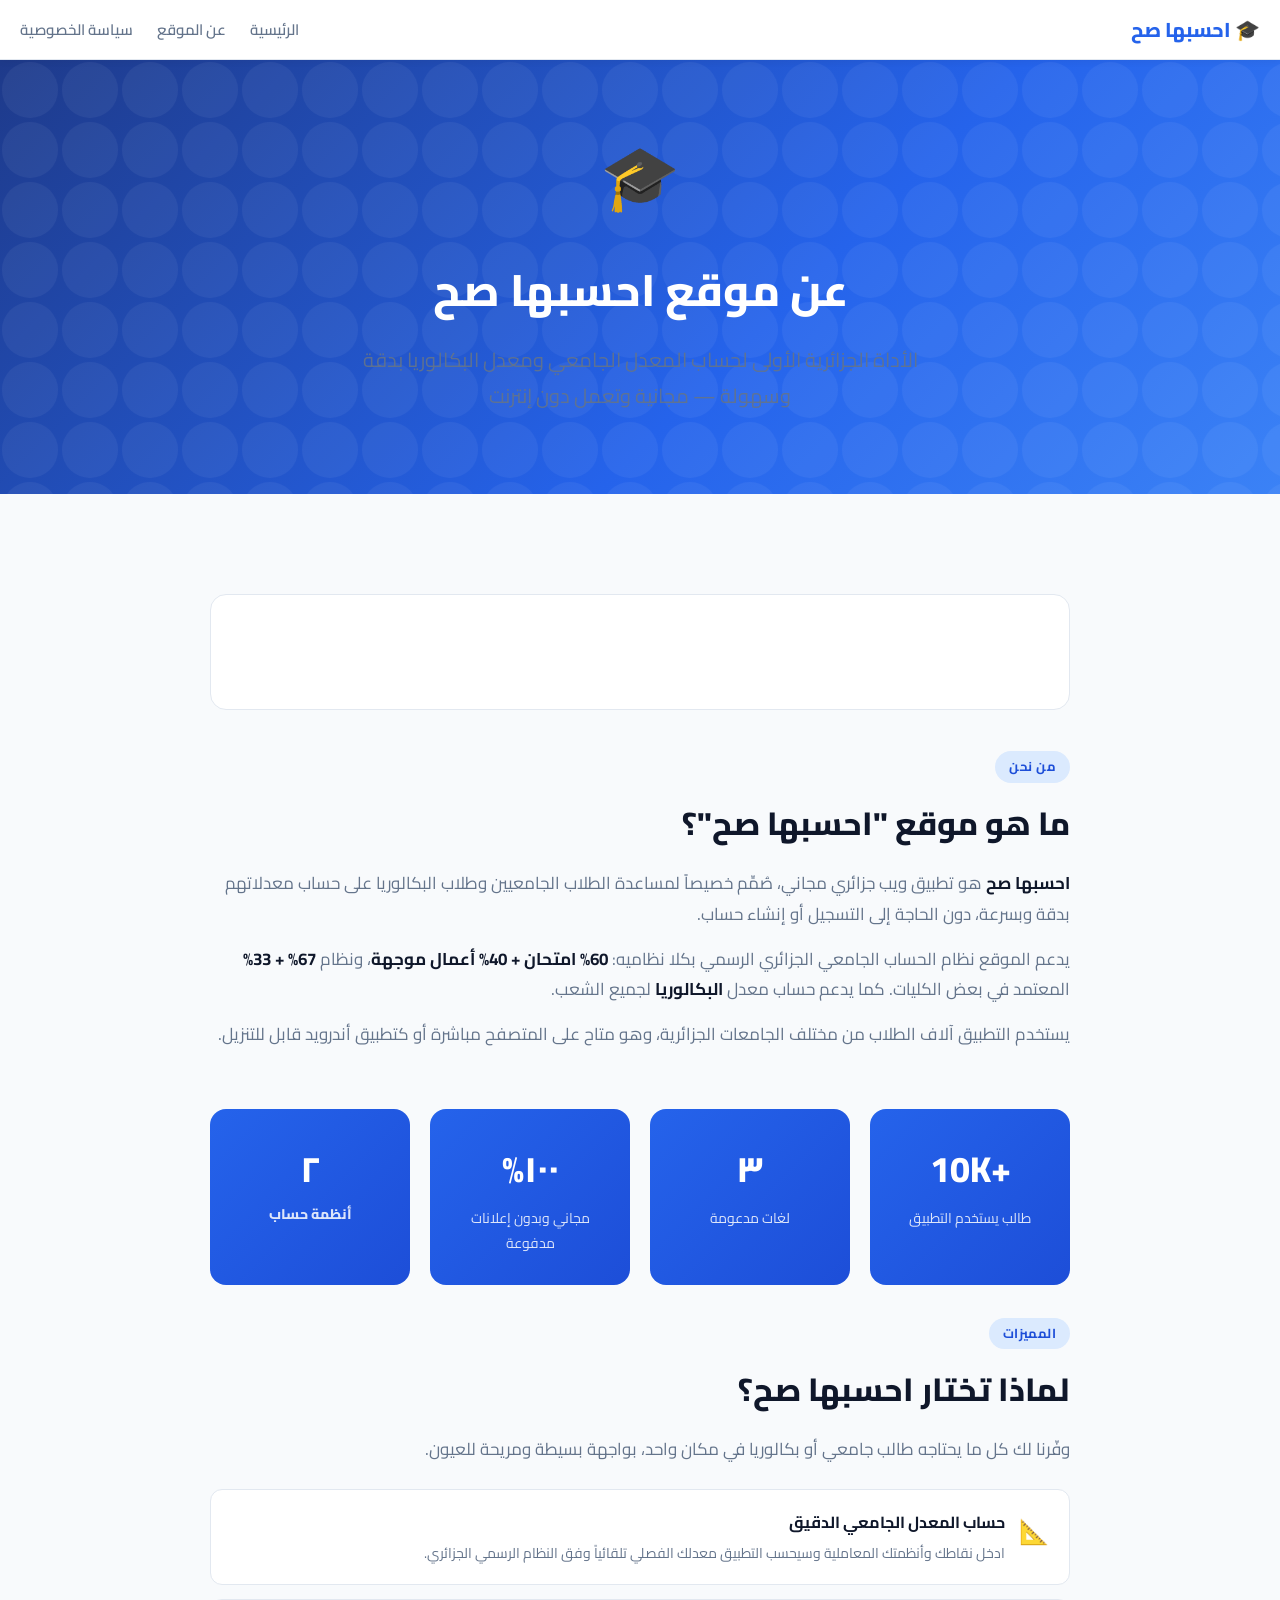
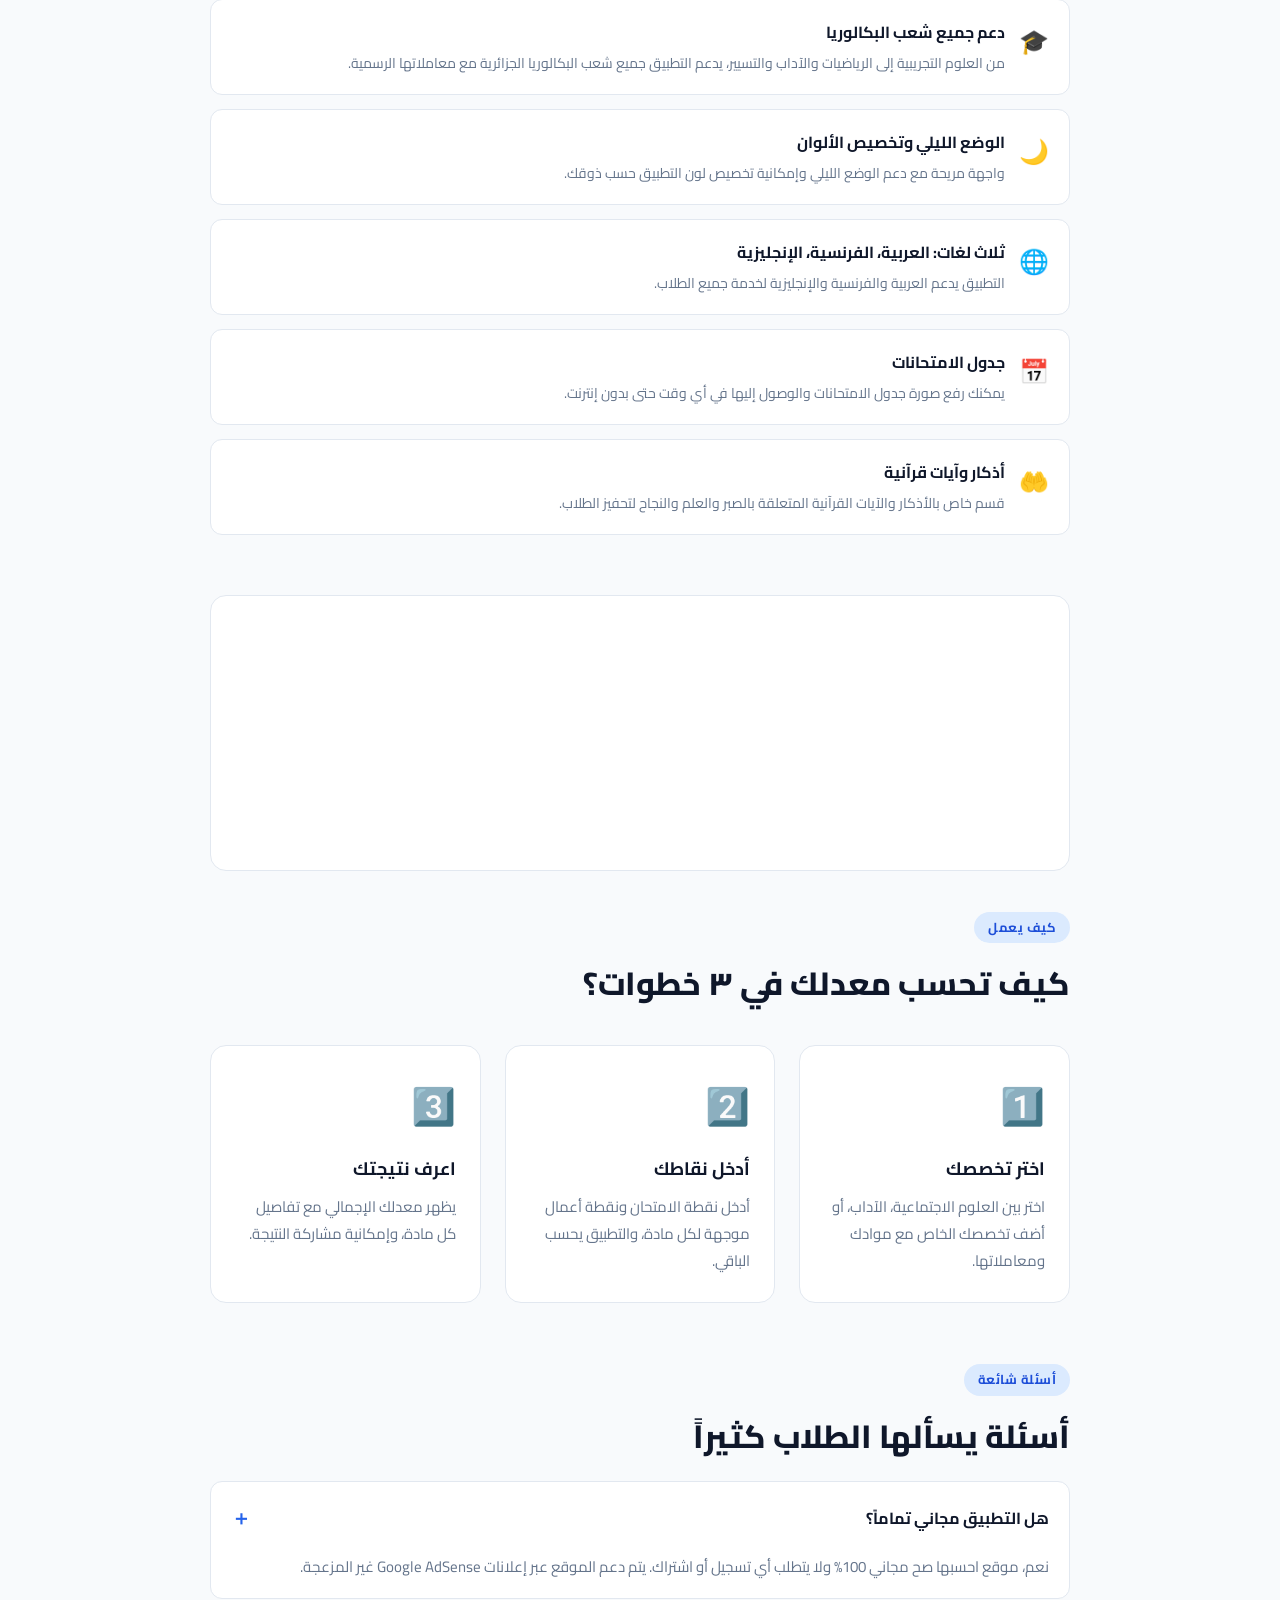
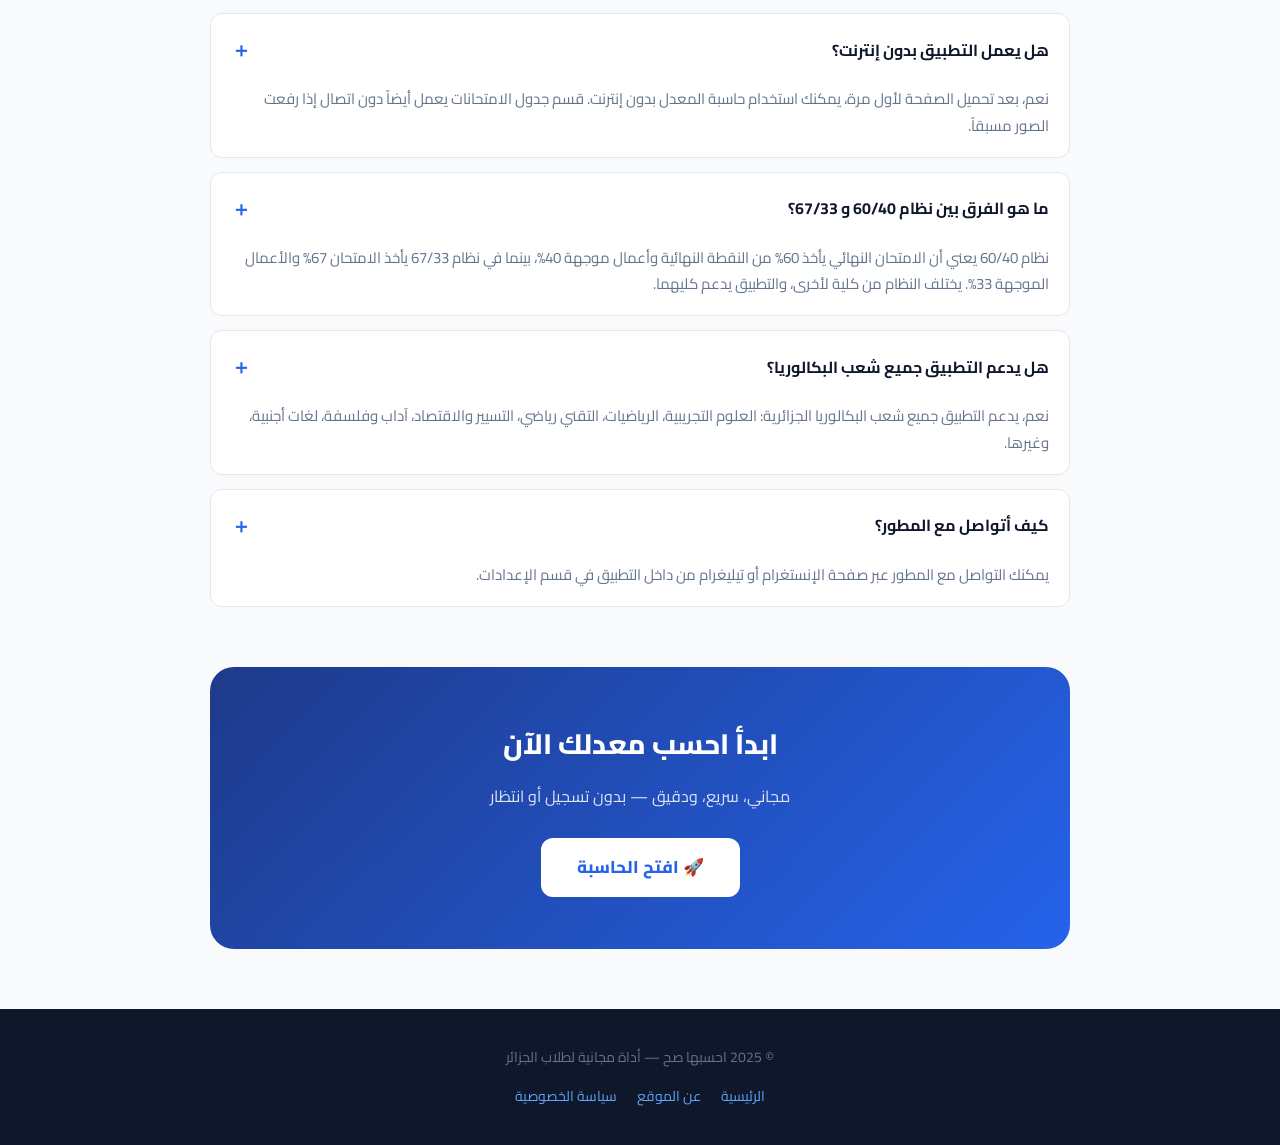
<file: about.html>
<!DOCTYPE html>
<html lang="ar" dir="rtl">
<head>
  <meta charset="UTF-8" />
  <meta name="viewport" content="width=device-width, initial-scale=1.0" />
  <title>عن موقع احسبها صح | حاسبة المعدل الجامعي والبكالوريا</title>
  <meta name="description" content="تعرف على موقع احسبها صح - الأداة الأكثر دقة وسهولة لحساب المعدل الجامعي الجزائري ومعدل البكالوريا. مجاني وبدون تسجيل." />
  <meta name="keywords" content="حاسبة المعدل الجامعي, معدل البكالوريا, حاسبة GPA, الجامعة الجزائرية, علوم اجتماعية, آداب وفلسفة" />
  <meta property="og:title" content="عن موقع احسبها صح" />
  <meta property="og:description" content="أداة مجانية لحساب المعدل الجامعي الجزائري ومعدل البكالوريا بدقة وسهولة." />
  <meta property="og:type" content="website" />
  <meta property="og:url" content="https://hichambenlatreche.github.io/about.html" />
  <meta name="google-adsense-account" content="ca-pub-5387357827783041">
  <script async src="https://pagead2.googlesyndication.com/pagead/js/adsbygoogle.js?client=ca-pub-5387357827783041" crossorigin="anonymous"></script>
  <link rel="preconnect" href="https://fonts.googleapis.com">
  <link rel="preconnect" href="https://fonts.gstatic.com" crossorigin>
  <link href="https://fonts.googleapis.com/css2?family=Cairo:wght@300;400;600;700;800&display=swap" rel="stylesheet">
  <style>
    *, *::before, *::after { box-sizing: border-box; margin: 0; padding: 0; }
    :root {
      --brand: #2563eb;
      --brand-dark: #1d4ed8;
      --bg: #f8fafc;
      --card: #ffffff;
      --text: #0f172a;
      --text-muted: #64748b;
      --border: #e2e8f0;
      --radius: 16px;
    }
    body {
      font-family: 'Cairo', Arial, Tahoma, sans-serif;
      background: var(--bg);
      color: var(--text);
      direction: rtl;
      line-height: 1.8;
      font-size: 17px;
    }
    a { color: var(--brand); text-decoration: none; }
    a:hover { text-decoration: underline; }

    /* Header */
    header {
      background: linear-gradient(135deg, #1e3a8a 0%, #2563eb 60%, #3b82f6 100%);
      color: white;
      padding: 60px 20px 80px;
      text-align: center;
      position: relative;
      overflow: hidden;
    }
    header::before {
      content: '';
      position: absolute;
      inset: 0;
      background: url("data:image/svg+xml,%3Csvg width='60' height='60' viewBox='0 0 60 60' xmlns='http://www.w3.org/2000/svg'%3E%3Cg fill='none' fill-rule='evenodd'%3E%3Cg fill='%23ffffff' fill-opacity='0.05'%3E%3Ccircle cx='30' cy='30' r='28'/%3E%3C/g%3E%3C/g%3E%3C/svg%3E");
    }
    .header-icon {
      font-size: 64px;
      margin-bottom: 16px;
      display: block;
      position: relative;
    }
    header h1 {
      font-size: clamp(28px, 5vw, 44px);
      font-weight: 800;
      margin-bottom: 12px;
      position: relative;
    }
    header p {
      font-size: clamp(15px, 2.5vw, 20px);
      opacity: 0.9;
      max-width: 600px;
      margin: 0 auto;
      position: relative;
    }

    /* Nav */
    nav {
      background: white;
      border-bottom: 1px solid var(--border);
      padding: 0 20px;
      display: flex;
      align-items: center;
      justify-content: space-between;
      height: 60px;
      position: sticky;
      top: 0;
      z-index: 100;
      box-shadow: 0 1px 8px rgba(0,0,0,0.06);
    }
    .nav-logo { font-weight: 800; color: var(--brand); font-size: 20px; }
    .nav-links { display: flex; gap: 24px; list-style: none; }
    .nav-links a { color: var(--text-muted); font-size: 15px; font-weight: 600; }
    .nav-links a:hover { color: var(--brand); text-decoration: none; }

    /* Main */
    main {
      max-width: 900px;
      margin: 0 auto;
      padding: 60px 20px;
    }

    /* Ad placeholder */
    .ad-wrapper {
      background: white;
      border: 1px solid var(--border);
      border-radius: var(--radius);
      padding: 12px;
      margin: 40px 0;
      min-height: 100px;
      display: flex;
      align-items: center;
      justify-content: center;
      overflow: hidden;
    }

    /* Section */
    section { margin-bottom: 60px; }
    .section-badge {
      display: inline-block;
      background: #dbeafe;
      color: var(--brand-dark);
      font-size: 13px;
      font-weight: 700;
      padding: 4px 14px;
      border-radius: 999px;
      margin-bottom: 12px;
      letter-spacing: 0.5px;
    }
    h2 {
      font-size: clamp(22px, 3.5vw, 32px);
      font-weight: 800;
      color: var(--text);
      margin-bottom: 16px;
    }
    p { color: var(--text-muted); margin-bottom: 14px; }
    p strong { color: var(--text); }

    /* Cards grid */
    .cards-grid {
      display: grid;
      grid-template-columns: repeat(auto-fit, minmax(240px, 1fr));
      gap: 24px;
      margin-top: 32px;
    }
    .card {
      background: var(--card);
      border: 1px solid var(--border);
      border-radius: var(--radius);
      padding: 28px 24px;
      transition: transform 0.2s, box-shadow 0.2s;
    }
    .card:hover { transform: translateY(-4px); box-shadow: 0 12px 32px rgba(37,99,235,0.1); }
    .card-icon { font-size: 36px; margin-bottom: 14px; display: block; }
    .card h3 { font-size: 18px; font-weight: 700; margin-bottom: 8px; color: var(--text); }
    .card p { font-size: 15px; margin: 0; }

    /* Feature list */
    .feature-list { list-style: none; display: flex; flex-direction: column; gap: 14px; margin-top: 24px; }
    .feature-list li {
      display: flex;
      align-items: flex-start;
      gap: 14px;
      background: white;
      border: 1px solid var(--border);
      border-radius: 12px;
      padding: 18px 20px;
    }
    .feat-icon { font-size: 24px; flex-shrink: 0; margin-top: 2px; }
    .feat-text h4 { font-size: 16px; font-weight: 700; margin-bottom: 4px; }
    .feat-text p { font-size: 14px; margin: 0; }

    /* Stats */
    .stats-row {
      display: grid;
      grid-template-columns: repeat(auto-fit, minmax(160px, 1fr));
      gap: 20px;
      margin: 32px 0;
    }
    .stat-box {
      background: linear-gradient(135deg, var(--brand), var(--brand-dark));
      color: white;
      border-radius: var(--radius);
      padding: 28px 20px;
      text-align: center;
    }
    .stat-num { font-size: 36px; font-weight: 800; }
    .stat-label { font-size: 14px; opacity: 0.85; margin-top: 4px; }

    /* FAQ */
    .faq-item {
      border: 1px solid var(--border);
      border-radius: 12px;
      margin-bottom: 14px;
      overflow: hidden;
      background: white;
    }
    .faq-q {
      padding: 18px 20px;
      font-weight: 700;
      font-size: 16px;
      color: var(--text);
      cursor: pointer;
      display: flex;
      justify-content: space-between;
      align-items: center;
      gap: 12px;
    }
    .faq-q::after { content: '＋'; color: var(--brand); font-size: 20px; flex-shrink: 0; }
    .faq-a {
      padding: 0 20px 18px;
      color: var(--text-muted);
      font-size: 15px;
      line-height: 1.75;
    }

    /* CTA */
    .cta-box {
      background: linear-gradient(135deg, #1e3a8a, #2563eb);
      color: white;
      border-radius: 24px;
      padding: 52px 36px;
      text-align: center;
    }
    .cta-box h2 { color: white; font-size: 28px; margin-bottom: 12px; }
    .cta-box p { color: rgba(255,255,255,0.85); font-size: 16px; margin-bottom: 28px; }
    .btn-primary {
      display: inline-block;
      background: white;
      color: var(--brand);
      font-weight: 800;
      font-size: 17px;
      padding: 14px 36px;
      border-radius: 12px;
      transition: transform 0.2s, box-shadow 0.2s;
    }
    .btn-primary:hover { transform: translateY(-2px); box-shadow: 0 8px 24px rgba(0,0,0,0.2); text-decoration: none; }

    /* Footer */
    footer {
      background: #0f172a;
      color: #94a3b8;
      text-align: center;
      padding: 36px 20px;
      font-size: 14px;
    }
    footer a { color: #60a5fa; }
    .footer-links { display: flex; gap: 20px; justify-content: center; flex-wrap: wrap; margin-top: 12px; }

    @media (max-width: 600px) {
      .nav-links { display: none; }
      main { padding: 40px 16px; }
    }
  </style>
</head>
<body>

<!-- Navigation -->
<nav>
  <span class="nav-logo">🎓 احسبها صح</span>
  <ul class="nav-links">
    <li><a href="/">الرئيسية</a></li>
    <li><a href="/about.html">عن الموقع</a></li>
    <li><a href="/privacy.html">سياسة الخصوصية</a></li>
  </ul>
</nav>

<!-- Header -->
<header>
  <span class="header-icon">🎓</span>
  <h1>عن موقع احسبها صح</h1>
  <p>الأداة الجزائرية الأولى لحساب المعدل الجامعي ومعدل البكالوريا بدقة وسهولة — مجانية وتعمل دون إنترنت</p>
</header>

<main>

  <!-- Ad banner top -->
  <div class="ad-wrapper">
    <ins class="adsbygoogle"
         style="display:block;width:100%;height:90px;"
         data-ad-client="ca-pub-5387357827783041"
         data-ad-slot="auto"
         data-ad-format="horizontal"
         data-full-width-responsive="true"></ins>
    <script>(adsbygoogle = window.adsbygoogle || []).push({});</script>
  </div>

  <!-- About section -->
  <section>
    <span class="section-badge">من نحن</span>
    <h2>ما هو موقع "احسبها صح"؟</h2>
    <p>
      <strong>احسبها صح</strong> هو تطبيق ويب جزائري مجاني، صُمِّم خصيصاً لمساعدة الطلاب الجامعيين وطلاب البكالوريا على حساب معدلاتهم بدقة وبسرعة، دون الحاجة إلى التسجيل أو إنشاء حساب.
    </p>
    <p>
      يدعم الموقع نظام الحساب الجامعي الجزائري الرسمي بكلا نظاميه: <strong>60% امتحان + 40% أعمال موجهة</strong>، ونظام <strong>67% + 33%</strong> المعتمد في بعض الكليات. كما يدعم حساب معدل <strong>البكالوريا</strong> لجميع الشعب.
    </p>
    <p>
      يستخدم التطبيق آلاف الطلاب من مختلف الجامعات الجزائرية، وهو متاح على المتصفح مباشرة أو كتطبيق أندرويد قابل للتنزيل.
    </p>
  </section>

  <!-- Stats -->
  <div class="stats-row">
    <div class="stat-box">
      <div class="stat-num">+10K</div>
      <div class="stat-label">طالب يستخدم التطبيق</div>
    </div>
    <div class="stat-box">
      <div class="stat-num">٣</div>
      <div class="stat-label">لغات مدعومة</div>
    </div>
    <div class="stat-box">
      <div class="stat-num">١٠٠%</div>
      <div class="stat-label">مجاني وبدون إعلانات مدفوعة</div>
    </div>
    <div class="stat-box">
      <div class="stat-num">٢</div>
      <div class="stat-num" style="font-size:14px;opacity:.85">أنظمة حساب</div>
    </div>
  </div>

  <!-- Features -->
  <section>
    <span class="section-badge">المميزات</span>
    <h2>لماذا تختار احسبها صح؟</h2>
    <p>
      وفّرنا لك كل ما يحتاجه طالب جامعي أو بكالوريا في مكان واحد، بواجهة بسيطة ومريحة للعيون.
    </p>

    <ul class="feature-list">
      <li>
        <span class="feat-icon">📐</span>
        <div class="feat-text">
          <h4>حساب المعدل الجامعي الدقيق</h4>
          <p>ادخل نقاطك وأنظمتك المعاملية وسيحسب التطبيق معدلك الفصلي تلقائياً وفق النظام الرسمي الجزائري.</p>
        </div>
      </li>
      <li>
        <span class="feat-icon">🎓</span>
        <div class="feat-text">
          <h4>دعم جميع شعب البكالوريا</h4>
          <p>من العلوم التجريبية إلى الرياضيات والآداب والتسيير، يدعم التطبيق جميع شعب البكالوريا الجزائرية مع معاملاتها الرسمية.</p>
        </div>
      </li>
      <li>
        <span class="feat-icon">🌙</span>
        <div class="feat-text">
          <h4>الوضع الليلي وتخصيص الألوان</h4>
          <p>واجهة مريحة مع دعم الوضع الليلي وإمكانية تخصيص لون التطبيق حسب ذوقك.</p>
        </div>
      </li>
      <li>
        <span class="feat-icon">🌐</span>
        <div class="feat-text">
          <h4>ثلاث لغات: العربية، الفرنسية، الإنجليزية</h4>
          <p>التطبيق يدعم العربية والفرنسية والإنجليزية لخدمة جميع الطلاب.</p>
        </div>
      </li>
      <li>
        <span class="feat-icon">📅</span>
        <div class="feat-text">
          <h4>جدول الامتحانات</h4>
          <p>يمكنك رفع صورة جدول الامتحانات والوصول إليها في أي وقت حتى بدون إنترنت.</p>
        </div>
      </li>
      <li>
        <span class="feat-icon">🤲</span>
        <div class="feat-text">
          <h4>أذكار وآيات قرآنية</h4>
          <p>قسم خاص بالأذكار والآيات القرآنية المتعلقة بالصبر والعلم والنجاح لتحفيز الطلاب.</p>
        </div>
      </li>
    </ul>
  </section>

  <!-- Ad middle -->
  <div class="ad-wrapper">
    <ins class="adsbygoogle"
         style="display:block;width:100%;height:250px;"
         data-ad-client="ca-pub-5387357827783041"
         data-ad-slot="auto"
         data-ad-format="rectangle"
         data-full-width-responsive="true"></ins>
    <script>(adsbygoogle = window.adsbygoogle || []).push({});</script>
  </div>

  <!-- How it works -->
  <section>
    <span class="section-badge">كيف يعمل</span>
    <h2>كيف تحسب معدلك في ٣ خطوات؟</h2>
    <div class="cards-grid">
      <div class="card">
        <span class="card-icon">1️⃣</span>
        <h3>اختر تخصصك</h3>
        <p>اختر بين العلوم الاجتماعية، الآداب، أو أضف تخصصك الخاص مع موادك ومعاملاتها.</p>
      </div>
      <div class="card">
        <span class="card-icon">2️⃣</span>
        <h3>أدخل نقاطك</h3>
        <p>أدخل نقطة الامتحان ونقطة أعمال موجهة لكل مادة، والتطبيق يحسب الباقي.</p>
      </div>
      <div class="card">
        <span class="card-icon">3️⃣</span>
        <h3>اعرف نتيجتك</h3>
        <p>يظهر معدلك الإجمالي مع تفاصيل كل مادة، وإمكانية مشاركة النتيجة.</p>
      </div>
    </div>
  </section>

  <!-- FAQ -->
  <section>
    <span class="section-badge">أسئلة شائعة</span>
    <h2>أسئلة يسألها الطلاب كثيراً</h2>

    <div class="faq-item">
      <div class="faq-q">هل التطبيق مجاني تماماً؟</div>
      <div class="faq-a">نعم، موقع احسبها صح مجاني 100% ولا يتطلب أي تسجيل أو اشتراك. يتم دعم الموقع عبر إعلانات Google AdSense غير المزعجة.</div>
    </div>

    <div class="faq-item">
      <div class="faq-q">هل يعمل التطبيق بدون إنترنت؟</div>
      <div class="faq-a">نعم، بعد تحميل الصفحة لأول مرة، يمكنك استخدام حاسبة المعدل بدون إنترنت. قسم جدول الامتحانات يعمل أيضاً دون اتصال إذا رفعت الصور مسبقاً.</div>
    </div>

    <div class="faq-item">
      <div class="faq-q">ما هو الفرق بين نظام 60/40 و 67/33؟</div>
      <div class="faq-a">نظام 60/40 يعني أن الامتحان النهائي يأخذ 60% من النقطة النهائية وأعمال موجهة 40%، بينما في نظام 67/33 يأخذ الامتحان 67% والأعمال الموجهة 33%. يختلف النظام من كلية لأخرى، والتطبيق يدعم كليهما.</div>
    </div>

    <div class="faq-item">
      <div class="faq-q">هل يدعم التطبيق جميع شعب البكالوريا؟</div>
      <div class="faq-a">نعم، يدعم التطبيق جميع شعب البكالوريا الجزائرية: العلوم التجريبية، الرياضيات، التقني رياضي، التسيير والاقتصاد، آداب وفلسفة، لغات أجنبية، وغيرها.</div>
    </div>

    <div class="faq-item">
      <div class="faq-q">كيف أتواصل مع المطور؟</div>
      <div class="faq-a">يمكنك التواصل مع المطور عبر صفحة الإنستغرام أو تيليغرام من داخل التطبيق في قسم الإعدادات.</div>
    </div>
  </section>

  <!-- CTA -->
  <div class="cta-box">
    <h2>ابدأ احسب معدلك الآن</h2>
    <p>مجاني، سريع، ودقيق — بدون تسجيل أو انتظار</p>
    <a href="/" class="btn-primary">🚀 افتح الحاسبة</a>
  </div>

</main>

<!-- Footer -->
<footer>
  <p>© 2025 احسبها صح — أداة مجانية لطلاب الجزائر</p>
  <div class="footer-links">
    <a href="/">الرئيسية</a>
    <a href="/about.html">عن الموقع</a>
    <a href="/privacy.html">سياسة الخصوصية</a>
  </div>
</footer>

</body>
</html>
</file>
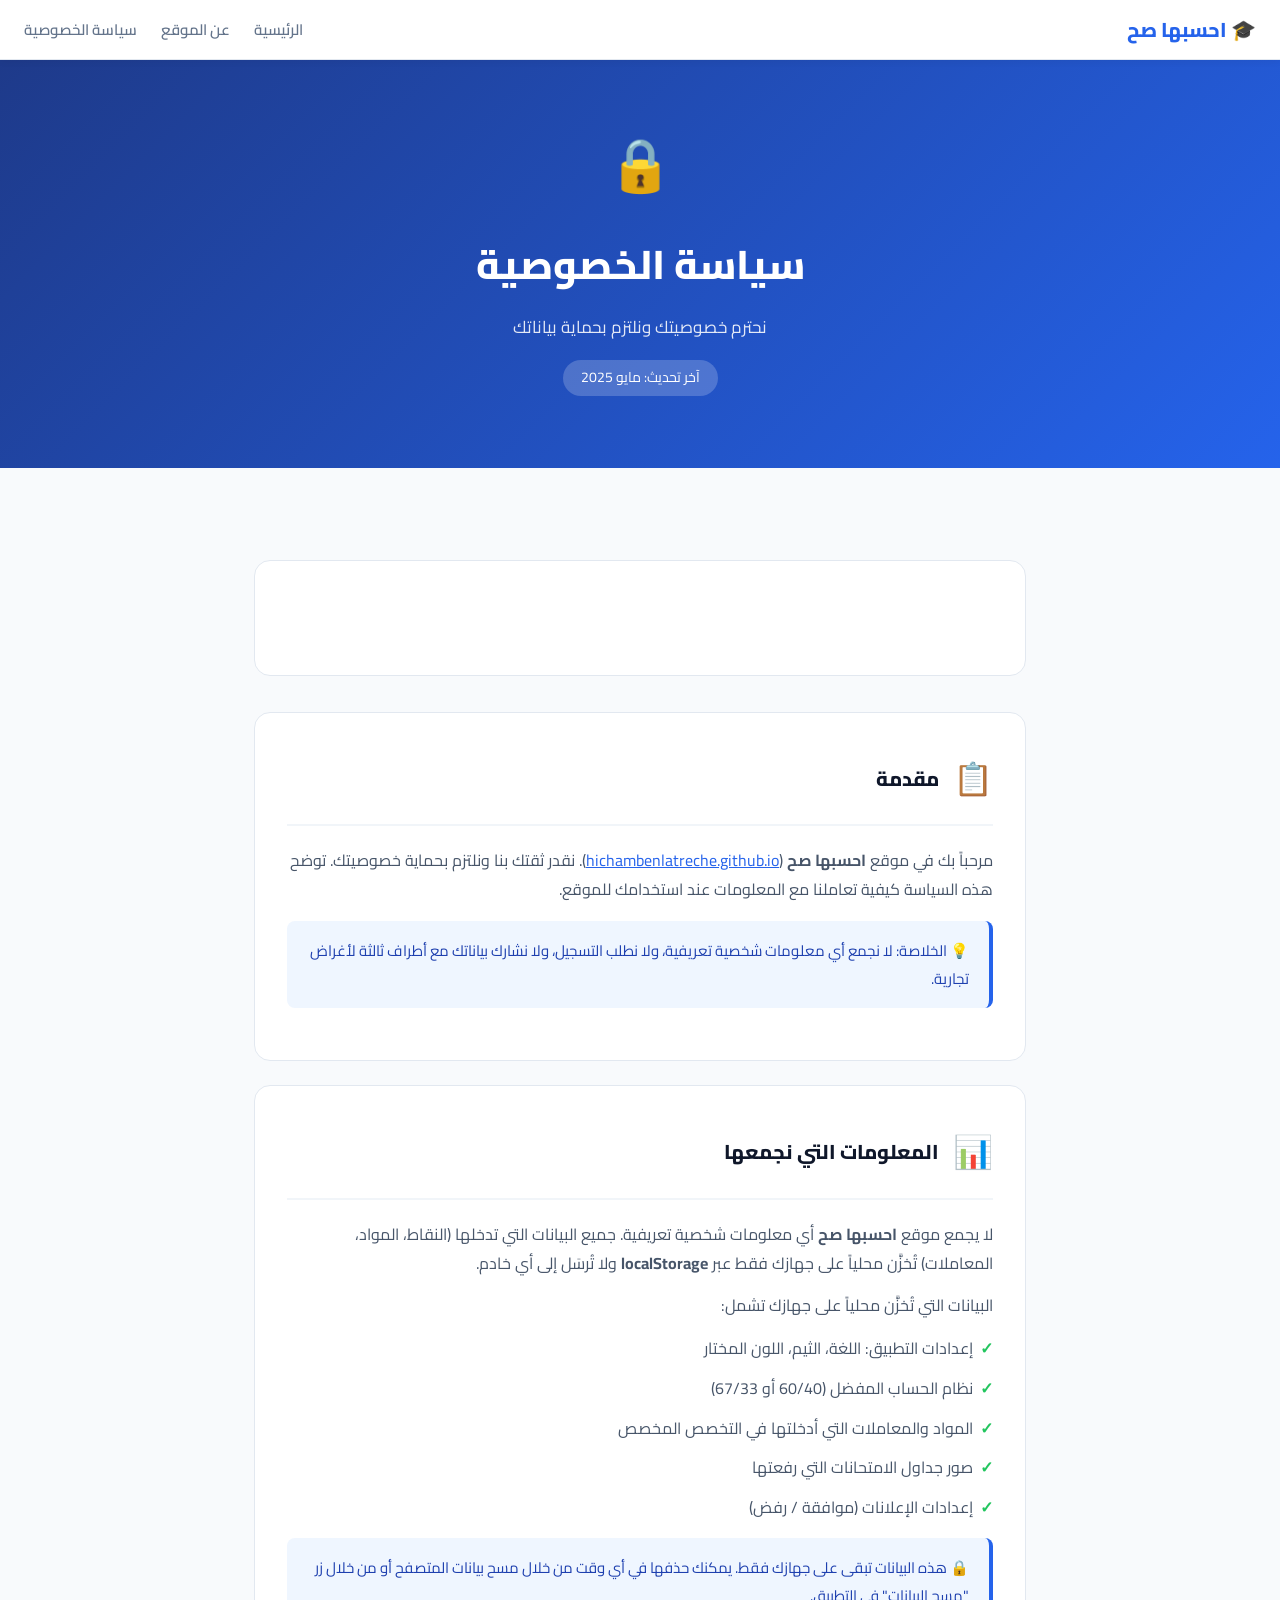
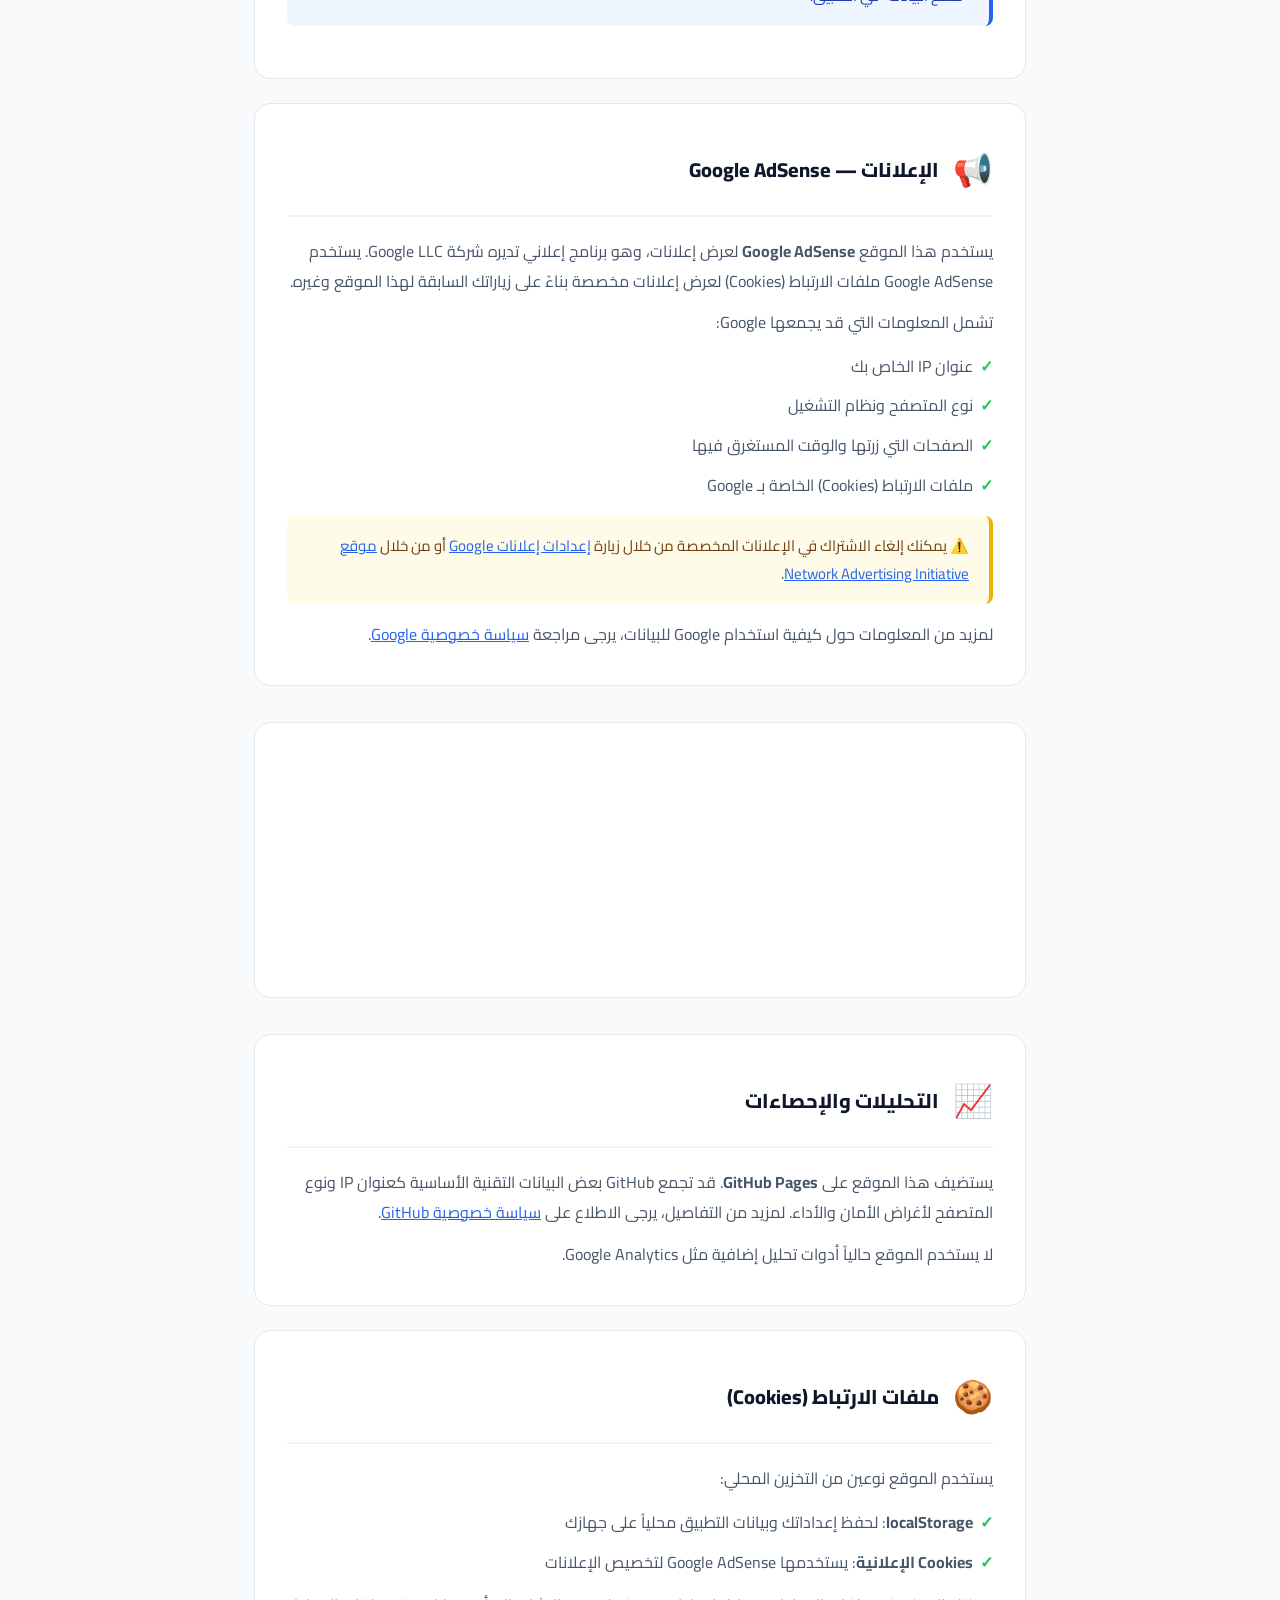
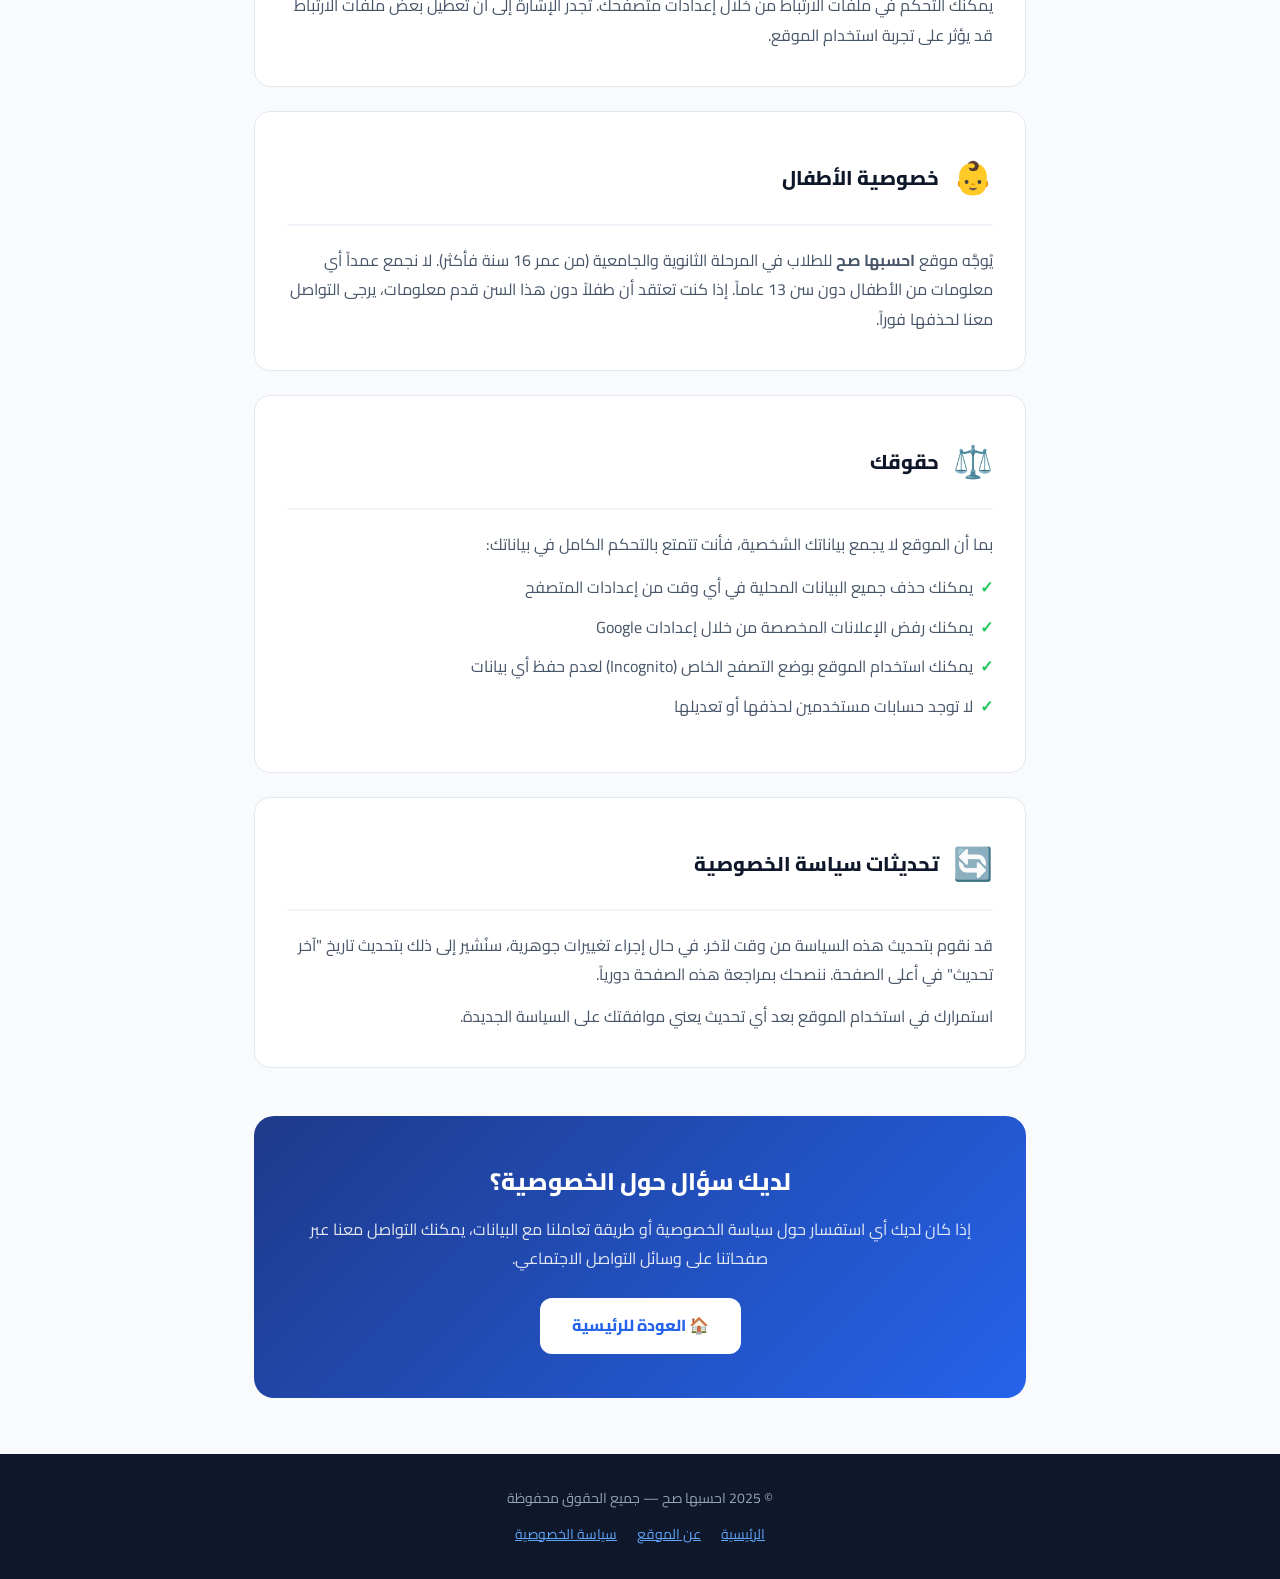
<file: privacy.html>
<!DOCTYPE html>
<html lang="ar" dir="rtl">
<head>
  <meta charset="UTF-8" />
  <meta name="viewport" content="width=device-width, initial-scale=1.0" />
  <title>سياسة الخصوصية | احسبها صح</title>
  <meta name="description" content="اقرأ سياسة الخصوصية لموقع احسبها صح. نحترم خصوصيتك ولا نجمع بياناتك الشخصية. الموقع يستخدم Google AdSense وفق سياسات حماية البيانات." />
  <meta property="og:title" content="سياسة الخصوصية — احسبها صح" />
  <meta property="og:type" content="website" />
  <meta property="og:url" content="https://hichambenlatreche.github.io/privacy.html" />
  <meta name="google-adsense-account" content="ca-pub-5387357827783041">
  <script async src="https://pagead2.googlesyndication.com/pagead/js/adsbygoogle.js?client=ca-pub-5387357827783041" crossorigin="anonymous"></script>
  <link rel="preconnect" href="https://fonts.googleapis.com">
  <link rel="preconnect" href="https://fonts.gstatic.com" crossorigin>
  <link href="https://fonts.googleapis.com/css2?family=Cairo:wght@300;400;600;700;800&display=swap" rel="stylesheet">
  <style>
    *, *::before, *::after { box-sizing: border-box; margin: 0; padding: 0; }
    :root {
      --brand: #2563eb;
      --brand-dark: #1d4ed8;
      --bg: #f8fafc;
      --card: #ffffff;
      --text: #0f172a;
      --text-muted: #475569;
      --border: #e2e8f0;
      --radius: 16px;
    }
    body {
      font-family: 'Cairo', Arial, Tahoma, sans-serif;
      background: var(--bg);
      color: var(--text);
      direction: rtl;
      line-height: 1.85;
      font-size: 17px;
    }
    a { color: var(--brand); }
    a:hover { text-decoration: underline; }

    /* Nav */
    nav {
      background: white;
      border-bottom: 1px solid var(--border);
      padding: 0 24px;
      display: flex;
      align-items: center;
      justify-content: space-between;
      height: 60px;
      position: sticky;
      top: 0;
      z-index: 100;
      box-shadow: 0 1px 8px rgba(0,0,0,0.06);
    }
    .nav-logo { font-weight: 800; color: var(--brand); font-size: 20px; }
    .nav-links { display: flex; gap: 24px; list-style: none; }
    .nav-links a { color: #64748b; font-size: 15px; font-weight: 600; text-decoration: none; }
    .nav-links a:hover { color: var(--brand); }

    /* Header */
    header {
      background: linear-gradient(135deg, #1e3a8a, #2563eb);
      color: white;
      padding: 56px 24px 72px;
      text-align: center;
    }
    header span { font-size: 52px; display: block; margin-bottom: 16px; }
    header h1 { font-size: clamp(26px, 4vw, 40px); font-weight: 800; margin-bottom: 10px; }
    header p { font-size: clamp(14px, 2vw, 17px); opacity: 0.88; }
    .updated-badge {
      display: inline-block;
      background: rgba(255,255,255,0.2);
      padding: 5px 18px;
      border-radius: 999px;
      font-size: 14px;
      margin-top: 16px;
    }

    /* Main */
    main {
      max-width: 820px;
      margin: 0 auto;
      padding: 56px 24px;
    }

    /* Ad */
    .ad-wrapper {
      background: white;
      border: 1px solid var(--border);
      border-radius: var(--radius);
      padding: 12px;
      margin: 36px 0;
      min-height: 100px;
      overflow: hidden;
    }

    /* Policy card */
    .policy-card {
      background: white;
      border: 1px solid var(--border);
      border-radius: var(--radius);
      padding: 36px 32px;
      margin-bottom: 24px;
    }
    .policy-card-header {
      display: flex;
      align-items: center;
      gap: 14px;
      margin-bottom: 20px;
      padding-bottom: 16px;
      border-bottom: 2px solid #f1f5f9;
    }
    .policy-icon { font-size: 32px; flex-shrink: 0; }
    .policy-card-header h2 { font-size: 20px; font-weight: 800; color: var(--text); }
    .policy-card p { color: var(--text-muted); font-size: 16px; margin-bottom: 12px; }
    .policy-card p:last-child { margin-bottom: 0; }
    .policy-card ul {
      list-style: none;
      display: flex;
      flex-direction: column;
      gap: 10px;
      margin: 14px 0;
    }
    .policy-card ul li {
      padding-right: 20px;
      position: relative;
      color: var(--text-muted);
      font-size: 16px;
    }
    .policy-card ul li::before {
      content: '✓';
      position: absolute;
      right: 0;
      color: #22c55e;
      font-weight: 700;
    }

    /* Highlight box */
    .highlight {
      background: #eff6ff;
      border-right: 4px solid var(--brand);
      border-radius: 8px;
      padding: 16px 20px;
      margin: 16px 0;
      font-size: 15px;
      color: #1e40af;
    }

    /* Warning box */
    .warn-box {
      background: #fefce8;
      border-right: 4px solid #eab308;
      border-radius: 8px;
      padding: 16px 20px;
      margin: 16px 0;
      font-size: 15px;
      color: #713f12;
    }

    /* Contact */
    .contact-box {
      background: linear-gradient(135deg, #1e3a8a, #2563eb);
      color: white;
      border-radius: 20px;
      padding: 44px 32px;
      text-align: center;
      margin-top: 48px;
    }
    .contact-box h2 { font-size: 24px; font-weight: 800; margin-bottom: 10px; }
    .contact-box p { opacity: 0.88; font-size: 16px; margin-bottom: 24px; }
    .contact-btn {
      display: inline-block;
      background: white;
      color: var(--brand);
      font-weight: 800;
      font-size: 16px;
      padding: 13px 32px;
      border-radius: 12px;
      text-decoration: none;
    }
    .contact-btn:hover { text-decoration: none; opacity: 0.95; }

    /* Footer */
    footer {
      background: #0f172a;
      color: #94a3b8;
      text-align: center;
      padding: 32px 20px;
      font-size: 14px;
    }
    footer a { color: #60a5fa; }
    .footer-links { display: flex; gap: 20px; justify-content: center; flex-wrap: wrap; margin-top: 10px; }

    @media (max-width: 600px) {
      .nav-links { display: none; }
      main { padding: 36px 16px; }
      .policy-card { padding: 24px 18px; }
    }
  </style>
</head>
<body>

<!-- Navigation -->
<nav>
  <span class="nav-logo">🎓 احسبها صح</span>
  <ul class="nav-links">
    <li><a href="/">الرئيسية</a></li>
    <li><a href="/about.html">عن الموقع</a></li>
    <li><a href="/privacy.html">سياسة الخصوصية</a></li>
  </ul>
</nav>

<!-- Header -->
<header>
  <span>🔒</span>
  <h1>سياسة الخصوصية</h1>
  <p>نحترم خصوصيتك ونلتزم بحماية بياناتك</p>
  <div class="updated-badge">آخر تحديث: مايو 2025</div>
</header>

<main>

  <!-- Ad top -->
  <div class="ad-wrapper">
    <ins class="adsbygoogle"
         style="display:block;width:100%;height:90px;"
         data-ad-client="ca-pub-5387357827783041"
         data-ad-slot="auto"
         data-ad-format="horizontal"
         data-full-width-responsive="true"></ins>
    <script>(adsbygoogle = window.adsbygoogle || []).push({});</script>
  </div>

  <!-- Intro -->
  <div class="policy-card">
    <div class="policy-card-header">
      <span class="policy-icon">📋</span>
      <h2>مقدمة</h2>
    </div>
    <p>
      مرحباً بك في موقع <strong>احسبها صح</strong> (<a href="https://hichambenlatreche.github.io">hichambenlatreche.github.io</a>). نقدر ثقتك بنا ونلتزم بحماية خصوصيتك. توضح هذه السياسة كيفية تعاملنا مع المعلومات عند استخدامك للموقع.
    </p>
    <div class="highlight">
      💡 الخلاصة: لا نجمع أي معلومات شخصية تعريفية، ولا نطلب التسجيل، ولا نشارك بياناتك مع أطراف ثالثة لأغراض تجارية.
    </div>
  </div>

  <!-- Data we collect -->
  <div class="policy-card">
    <div class="policy-card-header">
      <span class="policy-icon">📊</span>
      <h2>المعلومات التي نجمعها</h2>
    </div>
    <p>لا يجمع موقع <strong>احسبها صح</strong> أي معلومات شخصية تعريفية. جميع البيانات التي تدخلها (النقاط، المواد، المعاملات) تُخزَّن محلياً على جهازك فقط عبر <strong>localStorage</strong> ولا تُرسَل إلى أي خادم.</p>

    <p>البيانات التي تُخزَّن محلياً على جهازك تشمل:</p>
    <ul>
      <li>إعدادات التطبيق: اللغة، الثيم، اللون المختار</li>
      <li>نظام الحساب المفضل (60/40 أو 67/33)</li>
      <li>المواد والمعاملات التي أدخلتها في التخصص المخصص</li>
      <li>صور جداول الامتحانات التي رفعتها</li>
      <li>إعدادات الإعلانات (موافقة / رفض)</li>
    </ul>

    <div class="highlight">
      🔒 هذه البيانات تبقى على جهازك فقط. يمكنك حذفها في أي وقت من خلال مسح بيانات المتصفح أو من خلال زر "مسح البيانات" في التطبيق.
    </div>
  </div>

  <!-- Google AdSense -->
  <div class="policy-card">
    <div class="policy-card-header">
      <span class="policy-icon">📢</span>
      <h2>الإعلانات — Google AdSense</h2>
    </div>
    <p>
      يستخدم هذا الموقع <strong>Google AdSense</strong> لعرض إعلانات، وهو برنامج إعلاني تديره شركة Google LLC. يستخدم Google AdSense ملفات الارتباط (Cookies) لعرض إعلانات مخصصة بناءً على زياراتك السابقة لهذا الموقع وغيره.
    </p>

    <p>تشمل المعلومات التي قد يجمعها Google:</p>
    <ul>
      <li>عنوان IP الخاص بك</li>
      <li>نوع المتصفح ونظام التشغيل</li>
      <li>الصفحات التي زرتها والوقت المستغرق فيها</li>
      <li>ملفات الارتباط (Cookies) الخاصة بـ Google</li>
    </ul>

    <div class="warn-box">
      ⚠️ يمكنك إلغاء الاشتراك في الإعلانات المخصصة من خلال زيارة <a href="https://www.google.com/settings/ads" target="_blank" rel="noopener noreferrer">إعدادات إعلانات Google</a> أو من خلال <a href="https://optout.networkadvertising.org/" target="_blank" rel="noopener noreferrer">موقع Network Advertising Initiative</a>.
    </div>

    <p>لمزيد من المعلومات حول كيفية استخدام Google للبيانات، يرجى مراجعة <a href="https://policies.google.com/privacy" target="_blank" rel="noopener noreferrer">سياسة خصوصية Google</a>.</p>
  </div>

  <!-- Ad middle -->
  <div class="ad-wrapper">
    <ins class="adsbygoogle"
         style="display:block;width:100%;height:250px;"
         data-ad-client="ca-pub-5387357827783041"
         data-ad-slot="auto"
         data-ad-format="rectangle"
         data-full-width-responsive="true"></ins>
    <script>(adsbygoogle = window.adsbygoogle || []).push({});</script>
  </div>

  <!-- Analytics -->
  <div class="policy-card">
    <div class="policy-card-header">
      <span class="policy-icon">📈</span>
      <h2>التحليلات والإحصاءات</h2>
    </div>
    <p>
      يستضيف هذا الموقع على <strong>GitHub Pages</strong>. قد تجمع GitHub بعض البيانات التقنية الأساسية كعنوان IP ونوع المتصفح لأغراض الأمان والأداء. لمزيد من التفاصيل، يرجى الاطلاع على <a href="https://docs.github.com/en/site-policy/privacy-policies/github-privacy-statement" target="_blank" rel="noopener noreferrer">سياسة خصوصية GitHub</a>.
    </p>
    <p>
      لا يستخدم الموقع حالياً أدوات تحليل إضافية مثل Google Analytics.
    </p>
  </div>

  <!-- Cookies -->
  <div class="policy-card">
    <div class="policy-card-header">
      <span class="policy-icon">🍪</span>
      <h2>ملفات الارتباط (Cookies)</h2>
    </div>
    <p>
      يستخدم الموقع نوعين من التخزين المحلي:
    </p>
    <ul>
      <li><strong>localStorage</strong>: لحفظ إعداداتك وبيانات التطبيق محلياً على جهازك</li>
      <li><strong>Cookies الإعلانية</strong>: يستخدمها Google AdSense لتخصيص الإعلانات</li>
    </ul>
    <p>
      يمكنك التحكم في ملفات الارتباط من خلال إعدادات متصفحك. تجدر الإشارة إلى أن تعطيل بعض ملفات الارتباط قد يؤثر على تجربة استخدام الموقع.
    </p>
  </div>

  <!-- Children -->
  <div class="policy-card">
    <div class="policy-card-header">
      <span class="policy-icon">👶</span>
      <h2>خصوصية الأطفال</h2>
    </div>
    <p>
      يُوجَّه موقع <strong>احسبها صح</strong> للطلاب في المرحلة الثانوية والجامعية (من عمر 16 سنة فأكثر). لا نجمع عمداً أي معلومات من الأطفال دون سن 13 عاماً. إذا كنت تعتقد أن طفلاً دون هذا السن قدم معلومات، يرجى التواصل معنا لحذفها فوراً.
    </p>
  </div>

  <!-- User rights -->
  <div class="policy-card">
    <div class="policy-card-header">
      <span class="policy-icon">⚖️</span>
      <h2>حقوقك</h2>
    </div>
    <p>بما أن الموقع لا يجمع بياناتك الشخصية، فأنت تتمتع بالتحكم الكامل في بياناتك:</p>
    <ul>
      <li>يمكنك حذف جميع البيانات المحلية في أي وقت من إعدادات المتصفح</li>
      <li>يمكنك رفض الإعلانات المخصصة من خلال إعدادات Google</li>
      <li>يمكنك استخدام الموقع بوضع التصفح الخاص (Incognito) لعدم حفظ أي بيانات</li>
      <li>لا توجد حسابات مستخدمين لحذفها أو تعديلها</li>
    </ul>
  </div>

  <!-- Changes -->
  <div class="policy-card">
    <div class="policy-card-header">
      <span class="policy-icon">🔄</span>
      <h2>تحديثات سياسة الخصوصية</h2>
    </div>
    <p>
      قد نقوم بتحديث هذه السياسة من وقت لآخر. في حال إجراء تغييرات جوهرية، سنُشير إلى ذلك بتحديث تاريخ "آخر تحديث" في أعلى الصفحة. ننصحك بمراجعة هذه الصفحة دورياً.
    </p>
    <p>استمرارك في استخدام الموقع بعد أي تحديث يعني موافقتك على السياسة الجديدة.</p>
  </div>

  <!-- Contact -->
  <div class="contact-box">
    <h2>لديك سؤال حول الخصوصية؟</h2>
    <p>إذا كان لديك أي استفسار حول سياسة الخصوصية أو طريقة تعاملنا مع البيانات، يمكنك التواصل معنا عبر صفحاتنا على وسائل التواصل الاجتماعي.</p>
    <a href="/" class="contact-btn">🏠 العودة للرئيسية</a>
  </div>

</main>

<!-- Footer -->
<footer>
  <p>© 2025 احسبها صح — جميع الحقوق محفوظة</p>
  <div class="footer-links">
    <a href="/">الرئيسية</a>
    <a href="/about.html">عن الموقع</a>
    <a href="/privacy.html">سياسة الخصوصية</a>
  </div>
</footer>

</body>
</html>
</file>
